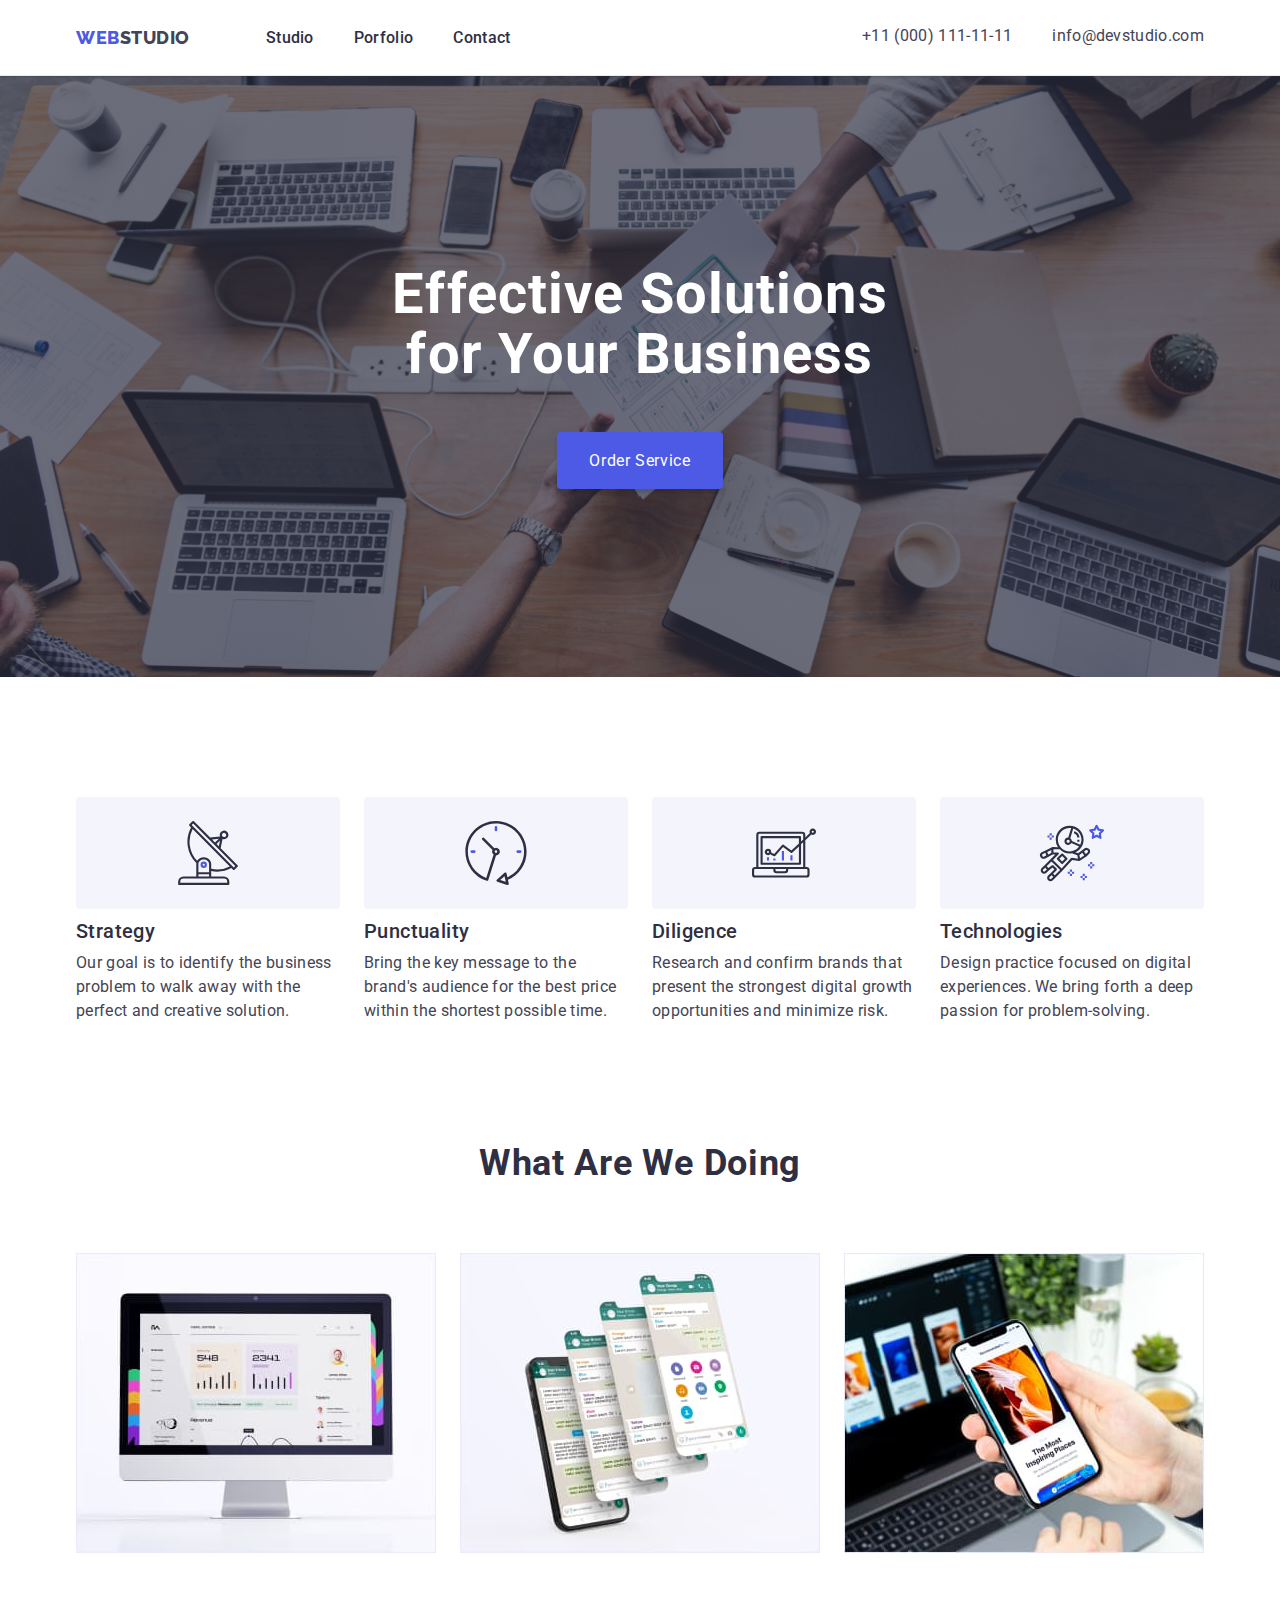
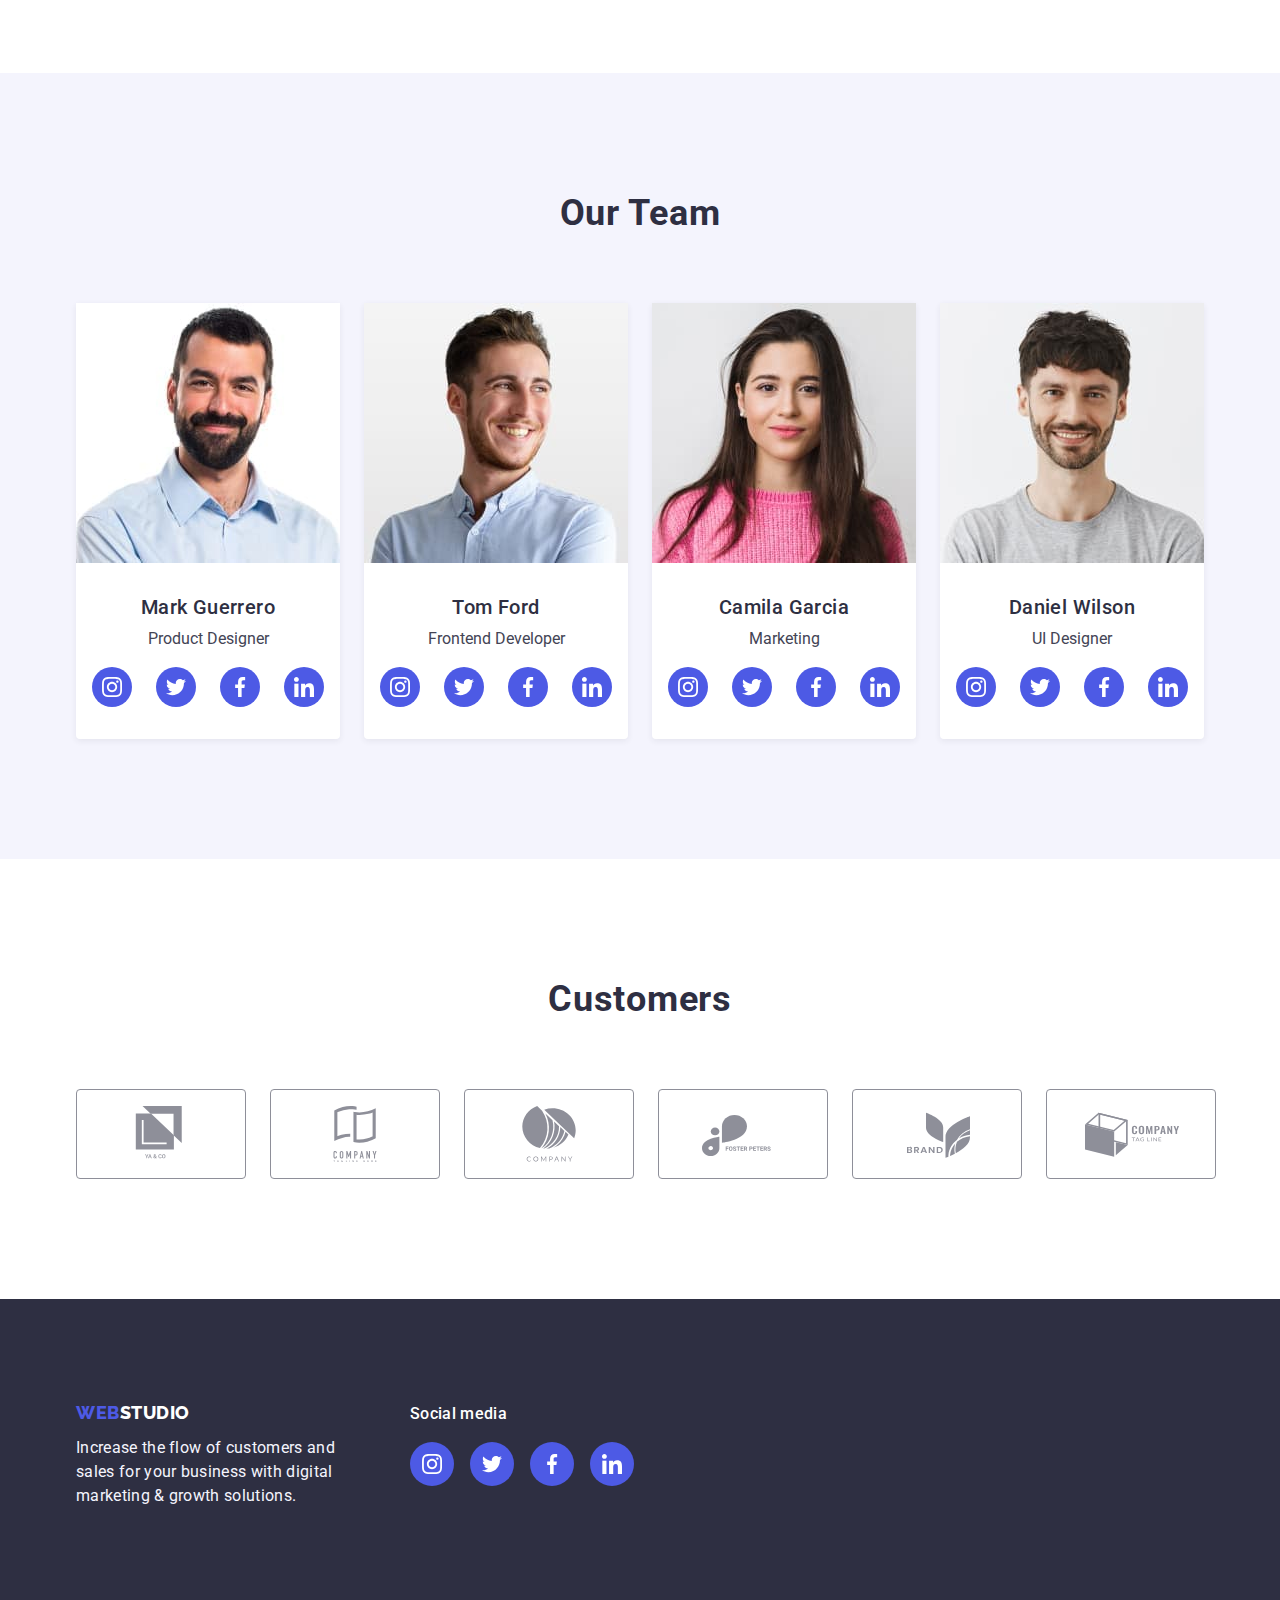
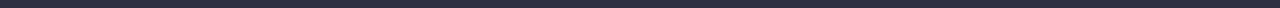
<file: index.html>
<!DOCTYPE html>
<html lang="en">
  <head>
    <meta charset="UTF-8">
    <meta name="viewport" content="width=device-width, initial-scale=1.0">
    <meta http-equiv="x-ua-compatible" content="ie=edge">
    <title>GOIT Homework 04</title>
    <link rel="stylesheet" href="css/style.css">
    <link rel="preconnect" href="https://fonts.googleapis.com">
    <link rel="preconnect" href="https://fonts.gstatic.com" crossorigin>
    <link href="https://fonts.googleapis.com/css2?family=Raleway:wght@800&family=Roboto:wght@100;400;500;700&display=swap" rel="stylesheet">
    <link rel="stylesheet" href="https://cdnjs.cloudflare.com/ajax/libs/modern-normalize/2.0.0/modern-normalize.min.css" integrity="sha512-4xo8blKMVCiXpTaLzQSLSw3KFOVPWhm/TRtuPVc4WG6kUgjH6J03IBuG7JZPkcWMxJ5huwaBpOpnwYElP/m6wg==" crossorigin="anonymous" referrerpolicy="no-referrer" />
  </head>
  <body>
    <header class="header">
        <div class="container header-container">
          <nav class="nav">
            <a class="nav-logo" href="index.html" title="WebStudio">Web<span class="logo-dark">Studio</span></a>
            <ul class="nav-list">
              <li class="nav-list-item">
                <a href="index.html" class="nav-list-item-link">Studio</a>
              </li>
              <li class="nav-list-item">
                <a href="portfolio.html" class="nav-list-item-link">Porfolio</a>
              </li>
              <li class="nav-list-item">
                <a href="#" class="nav-list-item-link">Contact</a>
              </li>
            </ul>     
          </nav> 
          <address class="address">
            <ul class="address-list">
              <li class="address-list-item">
                <a href="tel:+110001111111" class="address-list-item-link">+11 (000) 111-11-11</a>
              </li>
              <li class="address-list-item">
                <a href="mailto:info@devstudio.com" class="address-list-item-link">info@devstudio.com</a>
              </li>
            </ul>  
          </address>  
        </div>   
    </header>

    <main class="main">      
      <section class="hero">
        <div class="container">
          <h1 class="hero-title">Effective Solutions<br>for Your Business</h1>
          <button type="button" class="hero-cta">Order Service</button>
        </div>
      </section>

      <section class="feature">
        <div class="container">
          <ul class="feature-list">
            <li class="feature-item">
              <svg class="feature-icon">
                <use href="images/icon.svg#icon-antenna"></use>
              </svg>
              <h3 class="feature-title">Strategy</h3>
              <p class="feature-decription">Our goal is to identify the business problem to walk away with the perfect and creative solution.</p>
            </li>
            <li class="feature-item">
              <svg class="feature-icon">
                <use href="images/icon.svg#icon-clock"></use>
              </svg>
              <h3 class="feature-title">Punctuality</h3>
              <p class="feature-decription">Bring the key message to the brand's audience for the best price within the shortest possible time.</p>
            </li>
            <li class="feature-item">
              <svg class="feature-icon">
                <use href="images/icon.svg#icon-diagram"></use>
              </svg>
              <h3 class="feature-title">Diligence</h3>
              <p class="feature-decription">Research and confirm brands that present the strongest digital growth opportunities and minimize risk.</p>
            </li>
            <li class="feature-item">
              <svg class="feature-icon">
                <use href="images/icon.svg#icon-astronaut"></use>
              </svg>
              <h3 class="feature-title">Technologies</h3>
              <p class="feature-decription">Design practice focused on digital experiences. We bring forth a deep passion for problem-solving.</p>
            </li>
          </ul>
        </div>
      </section>
  
      <section class="services">
        <div class="container">
          <h2 class="services-title">What are we doing</h2>
          <ul class="services-list">
            <li class="services-list-item">
              <img src="images/services-one.jpg" alt="Service One" width="360" height="300">
            </li>
            <li class="services-list-item">
              <img src="images/services-two.jpg" alt="Service Two" width="360" height="300">
            </li>
            <li class="services-list-item">
              <img src="images/services-three.jpg" alt="Service Three" width="360" height="300">
            </li>
          </ul>
        </div>
      </section>
  
      <section class="team">
        <div class="container">
          <h2 class="team-title">Our Team</h2>
          <ul class="team-list">
            <li class="team-list-item">
              <img src="images/mark-guerrero.jpg" alt="Mark Guerrero" width="264" height="260">
              <div class="member-details">
                <h3 class="member-name">Mark Guerrero</h3>
                <p class="member-position">Product Designer</p>
                <ul class="social-list">
                  <li class="social-list-item">
                    <a class="social-list-link" href=""> 
                      <svg class="social-icon" width="20" height="20">
                          <use href="images/icon.svg#icon-instagram"></use>
                      </svg>    
                    </a>
                  </li>
                  <li class="social-list-item">
                    <a class="social-list-link" href=""> 
                      <svg class="social-icon" width="20" height="20">
                          <use href="images/icon.svg#icon-twitter"></use>
                      </svg>    
                    </a>
                  </li>
                  <li class="social-list-item">
                    <a class="social-list-link" href=""> 
                      <svg class="social-icon" width="20" height="20">
                          <use href="images/icon.svg#icon-facebook"></use>
                      </svg>    
                    </a>
                  </li>
                  <li class="social-list-item">
                    <a class="social-list-link" href=""> 
                      <svg class="social-icon" width="20" height="20">
                          <use href="images/icon.svg#icon-linkedin"></use>
                      </svg>    
                    </a>
                  </li>
                </ul>
              </div>
            </li>
            <li class="team-list-item">
              <img src="images/tom-ford.jpg" alt="Tom Ford" width="264" height="260">
              <div class="member-details">
                <h3 class="member-name">Tom Ford</h3>
                <p class="member-position">Frontend Developer</p>
                <ul class="social-list">
                  <li class="social-list-item">
                    <a class="social-list-link" href=""> 
                      <svg class="social-icon" width="20" height="20">
                          <use href="images/icon.svg#icon-instagram"></use>
                      </svg>    
                    </a>
                  </li>
                  <li class="social-list-item">
                    <a class="social-list-link" href=""> 
                      <svg class="social-icon" width="20" height="20">
                          <use href="images/icon.svg#icon-twitter"></use>
                      </svg>    
                    </a>
                  </li>
                  <li class="social-list-item">
                    <a class="social-list-link" href=""> 
                      <svg class="social-icon" width="20" height="20">
                          <use href="images/icon.svg#icon-facebook"></use>
                      </svg>    
                    </a>
                  </li>
                  <li class="social-list-item">
                    <a class="social-list-link" href=""> 
                      <svg class="social-icon" width="20" height="20">
                          <use href="images/icon.svg#icon-linkedin"></use>
                      </svg>    
                    </a>
                  </li>
                </ul>
              </div>
            </li>
            <li class="team-list-item">
              <img src="images/camila-garcia.jpg" alt="Camila Garcia" width="264" height="260">
              <div class="member-details">
                <h3 class="member-name">Camila Garcia</h3>
                <p class="member-position"></p>Marketing</p>
                <ul class="social-list">
                  <li class="social-list-item">
                    <a class="social-list-link" href=""> 
                      <svg class="social-icon" width="20" height="20">
                          <use href="images/icon.svg#icon-instagram"></use>
                      </svg>    
                    </a>
                  </li>
                  <li class="social-list-item">
                    <a class="social-list-link" href=""> 
                      <svg class="social-icon" width="20" height="20">
                          <use href="images/icon.svg#icon-twitter"></use>
                      </svg>    
                    </a>
                  </li>
                  <li class="social-list-item">
                    <a class="social-list-link" href=""> 
                      <svg class="social-icon" width="20" height="20">
                          <use href="images/icon.svg#icon-facebook"></use>
                      </svg>    
                    </a>
                  </li>
                  <li class="social-list-item">
                    <a class="social-list-link" href=""> 
                      <svg class="social-icon" width="20" height="20">
                          <use href="images/icon.svg#icon-linkedin"></use>
                      </svg>    
                    </a>
                  </li>
                </ul>
              </div>
            </li>
            <li class="team-list-item">
              <img src="images/daniel-wilson.jpg" alt="Daniel Wilson" width="264" height="260">
              <div class="member-details">
                <h3 class="member-name">Daniel Wilson</h3>
                <p class="member-position">UI Designer</p>                
                <ul class="social-list">
                  <li class="social-list-item">
                    <a class="social-list-link" href=""> 
                      <svg class="social-icon" width="20" height="20">
                          <use href="images/icon.svg#icon-instagram"></use>
                      </svg>    
                    </a>
                  </li>
                  <li class="social-list-item">
                    <a class="social-list-link" href=""> 
                      <svg class="social-icon" width="20" height="20">
                          <use href="images/icon.svg#icon-twitter"></use>
                      </svg>    
                    </a>
                  </li>
                  <li class="social-list-item">
                    <a class="social-list-link" href=""> 
                      <svg class="social-icon" width="20" height="20">
                          <use href="images/icon.svg#icon-facebook"></use>
                      </svg>    
                    </a>
                  </li>
                  <li class="social-list-item">
                    <a class="social-list-link" href=""> 
                      <svg class="social-icon" width="20" height="20">
                          <use href="images/icon.svg#icon-linkedin"></use>
                      </svg>    
                    </a>
                  </li>
                </ul>
              </div>
            </li>
          </ul>
        </div>
      </section>
  
      <section class="customer">
        <div class="container">
          <h2 class="customer-title">Customers</h2>
          <ul class="customer-list">
            <li class="customer-list-item">
              <a class="customer-list-link" href=""> 
                <svg class="customer-logo">
                  <use href="images/icon.svg#icon-customer-1"></use>
                </svg>
              </a>
            </li>
            <li class="customer-list-item">
              <a class="customer-list-link" href=""> 
                <svg class="customer-logo">
                  <use href="images/icon.svg#icon-customer-2"></use>
                </svg>
              </a>
            </li>
            <li class="customer-list-item">
              <a class="customer-list-link" href=""> 
                <svg class="customer-logo">
                  <use href="images/icon.svg#icon-customer-3"></use>
                </svg>
              </a>
            </li>
            <li class="customer-list-item">
              <a class="customer-list-link" href=""> 
                <svg class="customer-logo">
                  <use href="images/icon.svg#icon-customer-4"></use>
                </svg>
              </a>
            </li>
            <li class="customer-list-item">
              <a class="customer-list-link" href=""> 
                <svg class="customer-logo">
                  <use href="images/icon.svg#icon-customer-5"></use>
                </svg>
              </a>
            </li>
            <li class="customer-list-item">
              <a class="customer-list-link" href=""> 
                <svg class="customer-logo">
                  <use href="images/icon.svg#icon-customer-6"></use>
                </svg>
              </a>
            </li>
          </ul>
        </div>
      </section>
    </main>  

    <footer class="footer">
      <div class="container footer-container">
        <div class="widget">
          <a href="index.html" class="widget-logo">Web<span class="logo-white">Studio</span></a>
          <p class="widget-description">Increase the flow of customers and sales for your business with digital marketing & growth solutions.</p>
        </div>
        
        <div class="social-media">
          <h2 class="social-media-title">Social media</h2>
          <ul class="social-media-list list">
              <li class="social-media-list-item">
                  <a class="social-media-list-link" href=""> 
                  <svg class="social-media-icon" width="20" height="20">
                      <use href="images/icon.svg#icon-instagram"></use>
                  </svg>    
                  </a>
              </li>
              <li class="social-media-list-item">
                  <a class="social-media-list-link" href=""> 
                  <svg class="social-media-icon" width="20" height="20">
                      <use href="images/icon.svg#icon-twitter"></use>
                  </svg>    
                  </a>
              </li>
              <li class="social-media-list-item">
                  <a class="social-media-list-link" href=""> 
                  <svg class="social-media-icon" width="20" height="20">
                      <use href="images/icon.svg#icon-facebook"></use>
                  </svg>    
                  </a>
              </li>
              <li class="social-media-list-item">
                  <a class="social-media-list-link" href=""> 
                  <svg class="social-media-icon" width="20" height="20" >
                      <use href="images/icon.svg#icon-linkedin"></use>
                  </svg>    
                  </a>
              </li>
          </ul>  
      </div>
      </div>
    </footer>
  </body>
</html>
</file>
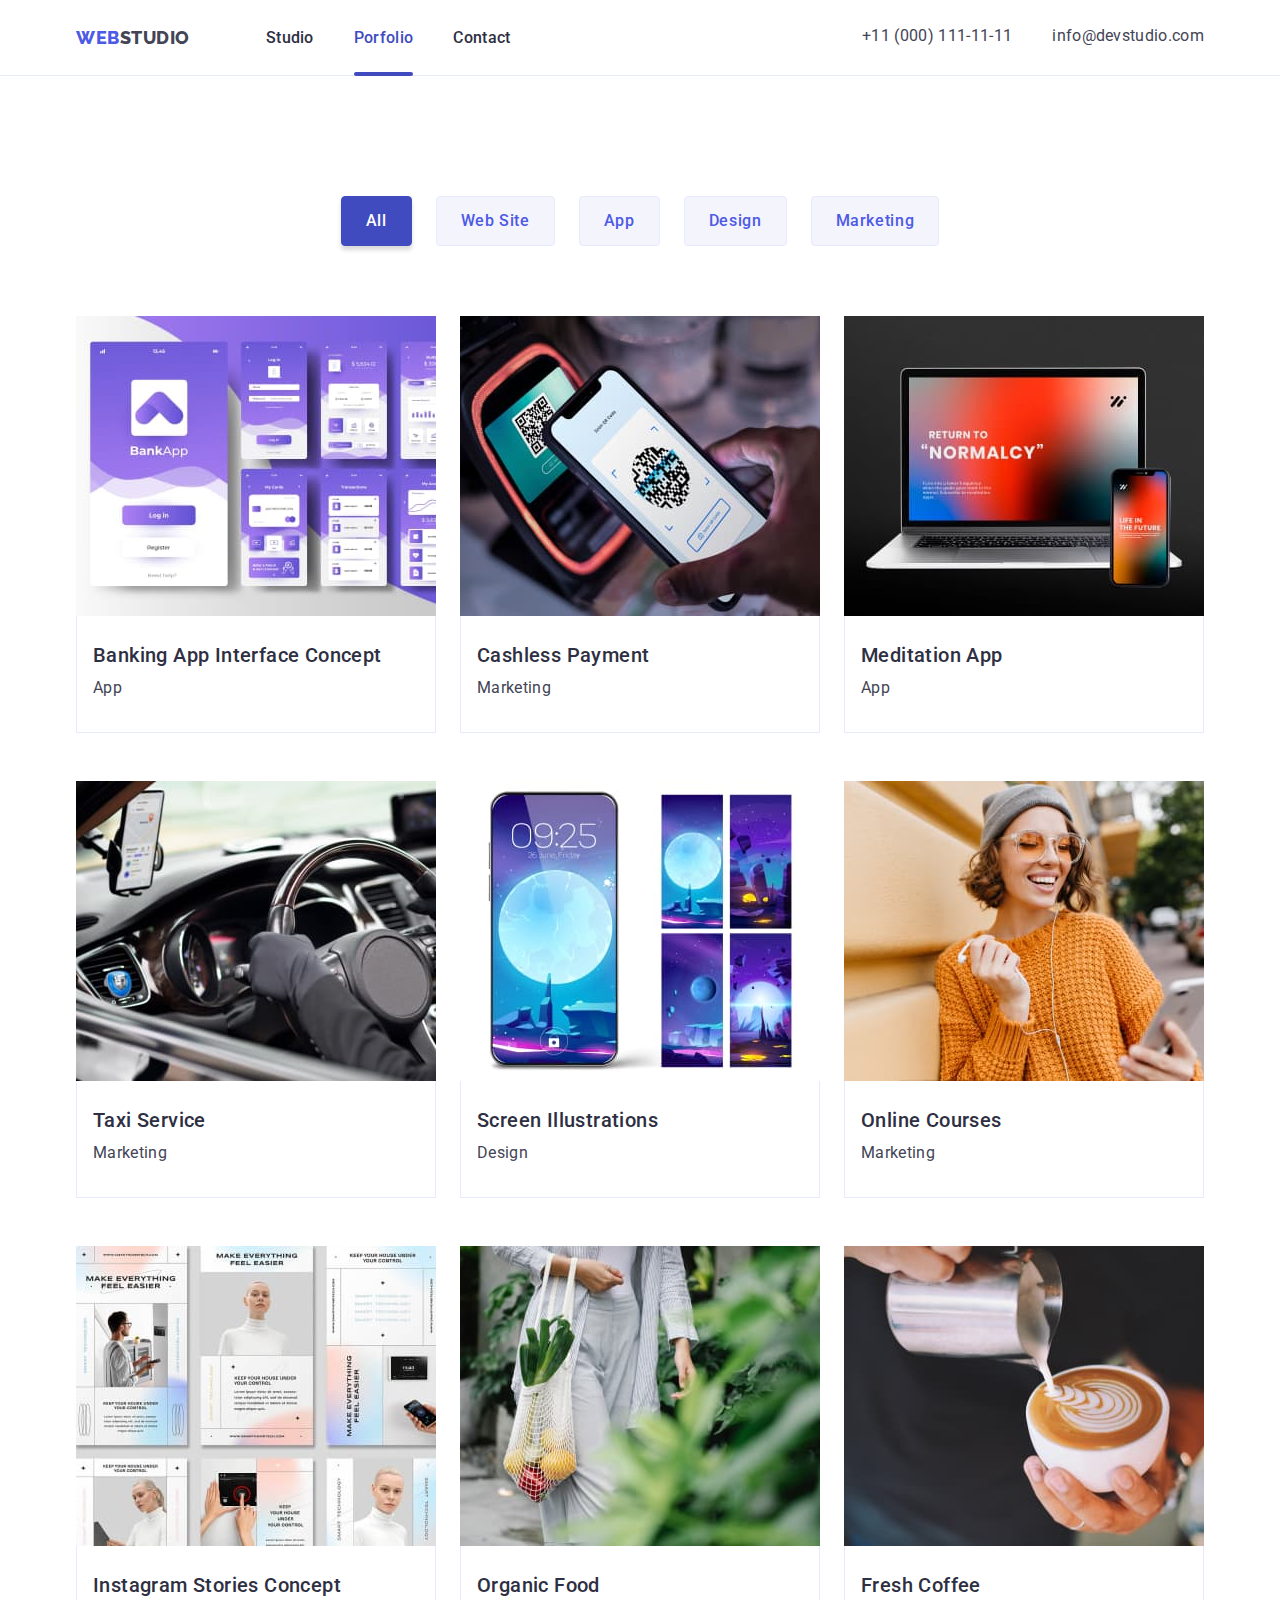
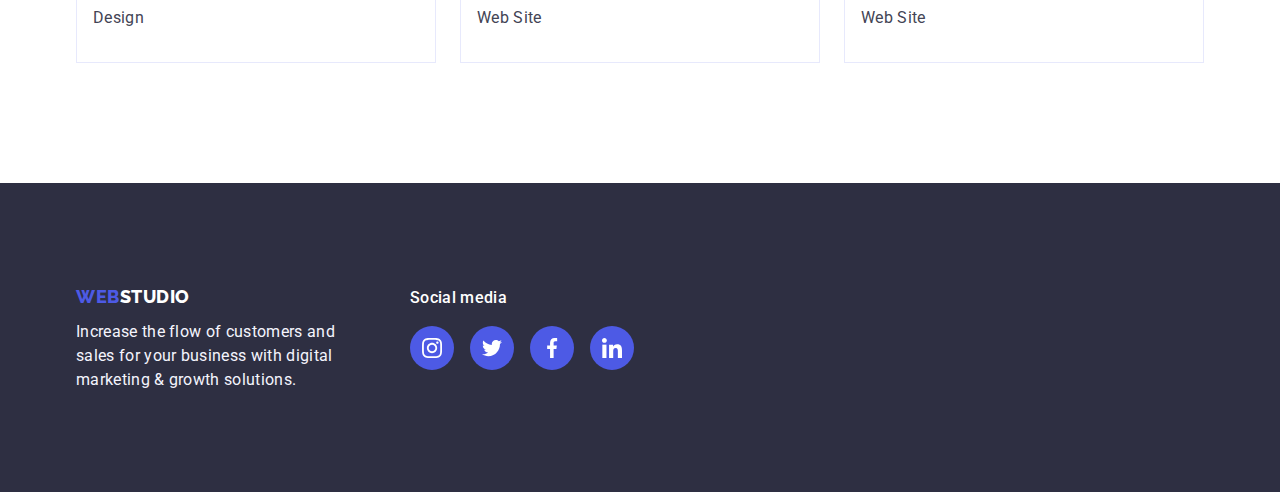
<file: portfolio.html>
<!DOCTYPE html>
<html lang="en">
  <head>
    <meta charset="UTF-8">
    <meta name="viewport" content="width=device-width, initial-scale=1.0">
    <meta http-equiv="x-ua-compatible" content="ie=edge">
    <title>Portfolio - Web Studio</title>
    <link rel="stylesheet" href="css/style.css">
    <link rel="preconnect" href="https://fonts.googleapis.com">
    <link rel="preconnect" href="https://fonts.gstatic.com" crossorigin>
    <link href="https://fonts.googleapis.com/css2?family=Raleway:wght@800&family=Roboto:wght@100;400;500;700&display=swap" rel="stylesheet">
    <link rel="stylesheet" href="https://cdnjs.cloudflare.com/ajax/libs/modern-normalize/2.0.0/modern-normalize.min.css" integrity="sha512-4xo8blKMVCiXpTaLzQSLSw3KFOVPWhm/TRtuPVc4WG6kUgjH6J03IBuG7JZPkcWMxJ5huwaBpOpnwYElP/m6wg==" crossorigin="anonymous" referrerpolicy="no-referrer" />
  </head>
  <body>
    <header class="header">
      <div class="container header-container">
        <nav class="nav">
          <a class="nav-logo" href="index.html" title="WebStudio">Web<span class="logo-dark">Studio</span></a>
          <ul class="nav-list">
            <li class="nav-list-item">
              <a href="index.html" class="nav-list-item-link">Studio</a>
            </li>
            <li class="nav-list-item">
              <a href="portfolio.html" class="nav-list-item-link active">Porfolio</a>
            </li>
            <li class="nav-list-item">
              <a href="#" class="nav-list-item-link">Contact</a>
            </li>
          </ul>     
        </nav> 
        <address class="address">
          <ul class="address-list">
            <li class="address-list-item">
              <a href="tel:+110001111111" class="address-list-item-link">+11 (000) 111-11-11</a>
            </li>
            <li class="address-list-item">
              <a href="mailto:info@devstudio.com" class="address-list-item-link">info@devstudio.com</a>
            </li>
          </ul>  
        </address>  
      </div>   
  </header>

    <main>      
      <section class="inner-section">
        <div class="container">
          <div class="project-nav">
            <button type="button" class="project-nav-button active">All</button>
            <button type="button" class="project-nav-button">Web Site</button>
            <button type="button" class="project-nav-button">App</button>
            <button type="button" class="project-nav-button">Design</button>
            <button type="button" class="project-nav-button">Marketing</button>
          </div>

          <ul class="project-card-list">
            <li class="project-card-item">
              <img class="project-card-img" src="images/banking-app-interface-concept.jpg" alt="MBanking App Interface Concept" width="360" height="300">
              <div class="project-card-detail">
                <h3 class="project-card-title">Banking App Interface Concept</h3>
                <p class="project-card-category">App</p>
              </div>
            </li>
            <li class="project-card-item">
              <img class="project-card-img" src="images/cashless-payment.jpg" alt="Cashless Payment" width="360" height="300">
              <div class="project-card-detail">
                <h3 class="project-card-title">Cashless Payment</h3>
                <p class="project-card-category">Marketing</p>
              </div>
            </li> 
            <li class="project-card-item">
              <img class="project-card-img" src="images/meditation-app.jpg" alt="Meditation App" width="360" height="300">
              <div class="project-card-detail">
                <h3 class="project-card-title">Meditation App</h3>
                <p class="project-card-category">App</p>
              </div>
            </li>
            <li class="project-card-item">
              <img class="project-card-img" src="images/taxi-service.jpg" alt="Taxi Service" width="360" height="300">
              <div class="project-card-detail">
                <h3 class="project-card-title">Taxi Service</h3>
                <p class="project-card-category">Marketing</p>
              </div>
            </li>
            <li class="project-card-item">
              <img class="project-card-img" src="images/screen-illustrations.jpg" alt="Screen Illustrations" width="360" height="300">
              <div class="project-card-detail">
                <h3 class="project-card-title">Screen Illustrations</h3>
                <p class="project-card-category">Design </p>
              </div>
            </li>
            <li class="project-card-item">
              <img class="project-card-img" src="images/online-courses.jpg" alt="Online Courses" width="360" height="300">
              <div class="project-card-detail">
                <h3 class="project-card-title">Online Courses</h3>
                <p class="project-card-category">Marketing</p>
              </div>
            </li>
            <li class="project-card-item">
              <img  class="project-card-img"src="images/instagram-stories-concept.jpg" alt="Instagram Stories Concept" width="360" height="300">
              <div class="project-card-detail">
                <h3 class="project-card-title">Instagram Stories Concept</h3>
                <p class="project-card-category">Design</p>
              </div>
            </li>
            <li class="project-card-item">
              <img class="project-card-img" src="images/organic-food.jpg" alt="Organic Food" width="360" height="300">
              <div class="project-card-detail">
                <h3 class="project-card-title">Organic Food </h3>
                <p class="project-card-category">Web Site</p>
              </div>
            </li>
            <li class="project-card-img" class="project-card-item">
              <img src="images/fresh-coffee.jpg" alt="Fresh Coffee" width="360" height="300">
              <div class="project-card-detail">
                <h3 class="project-card-title">Fresh Coffee</h3>
                <p class="project-card-category">Web Site</p>
              </div>
            </li>
          </ul>
        </div>
      </section>      
    </main>  

    <footer class="footer">
      <div class="container footer-container">
        <div class="widget">
          <a href="index.html" class="widget-logo">Web<span class="logo-white">Studio</span></a>
          <p class="widget-description">Increase the flow of customers and sales for your business with digital marketing & growth solutions.</p>
        </div>
        
        <div class="social-media">
          <h2 class="social-media-title">Social media</h2>
          <ul class="social-media-list list">
              <li class="social-media-list-item">
                  <a class="social-media-list-link" href=""> 
                  <svg class="social-media-icon" width="20" height="20">
                      <use href="images/icon.svg#icon-instagram"></use>
                  </svg>    
                  </a>
              </li>
              <li class="social-media-list-item">
                  <a class="social-media-list-link" href=""> 
                  <svg class="social-media-icon" width="20" height="20">
                      <use href="images/icon.svg#icon-twitter"></use>
                  </svg>    
                  </a>
              </li>
              <li class="social-media-list-item">
                  <a class="social-media-list-link" href=""> 
                  <svg class="social-media-icon" width="20" height="20">
                      <use href="images/icon.svg#icon-facebook"></use>
                  </svg>    
                  </a>
              </li>
              <li class="social-media-list-item">
                  <a class="social-media-list-link" href=""> 
                  <svg class="social-media-icon" width="20" height="20" >
                      <use href="images/icon.svg#icon-linkedin"></use>
                  </svg>    
                  </a>
              </li>
          </ul>  
      </div>
      </div>
    </footer>
  </body>
</html>
</file>
<file: css/style.css>
:root {
  --iris:  #4d5ae5; 
  --navyblue: #2e2f42;
  --black: black; 
  --ocean: #404bbf;
  --white: #ffffff;
  --slate: #434455;
  --cornflower:  #e7e9fc;
  --lightslate: #8e8f99;
  --grey: #2e2f42;
  --dairy: #fcfcfc;
  --cloud: #f4f4fd;
  --green: #31d0aa;
  --navybluemodal: #2e2f42;  
}

*{
  margin: 0;
  padding: 0;
  box-sizing: border-box;
}

/* Global Styles */
body {
  color: var(--slate); 
  font-family: "Roboto", sans-serif;
  font-size: 16px;
  font-style: normal;
  font-weight: 400;
  line-height: 1.5;
}

ul{
  list-style: none;
}

a {
  text-decoration: none;
}

img{
  display: block;
  width: 100%;
  height: auto;
}

button {
  border: unset;
  font-family: inherit; 
  outline: none;
  cursor: pointer;
}


/* Container Styles */
.container {
  width: 1158px;
  margin: 0 auto;
  padding: 0 15px;
}

/* Header Styles */
.header {   
  background-color: var(--white);
  border-bottom: 1px solid var(--cornflower);
  padding: 24px 0;
}

.header-container{
  display: flex;
  justify-content: space-between;
}

.nav {
  display: inline-flex;
  gap:76px;
  align-items: center;
}

/* Logo Styles */
.nav-logo {
  font-size: 18px;
  font-weight: 800;
  letter-spacing: 0.54px;
  text-transform: uppercase;
  color: var(--iris);
  font-family: "Raleway", sans-serif;
}

.logo-dark {
  color: var(--slate);
}

/* Main Nav Styles */
.nav-list {
  display: flex;
  gap: 40px;
}

.nav-list-item-link {  
  color: var(--navyblue);
  font-size: 16px;
  font-weight: 500;
  line-height: 1.3;
  letter-spacing: 0.32px;
  position: relative;
}
.nav-list-item-link.active,
.address-list-item-link:hover,
.nav-list-item-link:hover {
  color: var(--ocean);
}
.nav-list-item-link.active:after,
.address-list-item-link:hover:after,
.nav-list-item-link:hover:after {
  content: '';
  width: 100%;
  height: 4px;
  background-color: var(--ocean);
  display: inline-block;
  position: absolute;
  bottom: -29px;
  left: 0;
  border-radius: 2px;
}
/* Contact Info Styles */
.address-list{
  display: inline-flex;
  gap: 40px;
}

.address-list-item-link {
  color: var(--slate);  
  font-size: 16px;
  font-weight: 400;
  line-height: 1.3;
  letter-spacing: 0.32px;  
  font-style: normal;
}

/* Hero Styles */
.hero{
  background-color: var(--navyblue);
  background-image: linear-gradient(rgba(46, 47, 66, 0.7), rgba(46, 47, 66, 0.7)), url(../images/people-office.jpg);
  background-size: cover;
  background-position: center;
  background-repeat: no-repeat;
  padding: 188px 0;
  text-align: center;
}

.hero-title {
  margin-bottom: 48px;
  color: var(--white);
  font-family: inherit;
  font-size: 56px;
  font-weight: 700;
  line-height: 1.0714; 
  letter-spacing: 1.12px;
  text-align: center;
}
.hero-cta{
  letter-spacing: 0.64px;
  color: var(--white);
  font-size: 16px;  
  padding: 19px 32px;
  border-radius: 4px;
  background-color: var(--iris);
  box-shadow: 0px 4px 4px rgba(0, 0, 0, 0.15);
  display: inline-block;
  margin: 0 auto;
}
.hero-cta:hover {
  background-color: var(--ocean);
}

/* Feature Styles */
.feature {
  padding: 120px 0;
}

.feature-list {
  display: flex;
  gap: 24px;
}

.feature-icon {
  background: var(--cloud);
  width: 264px;
  height: 112px;
  padding: 24px;
  justify-content: center;
  border-radius: 4px;
}


.feature-title {
  margin: 3px 0 8px;
  color: var(--navyblue);
  font-size: 20px;
  font-weight: 500;
  line-height: 1.2; 
  letter-spacing: 0.4px;
}

.feature-decription{
  font-size: 16px;
  font-weight: 400;
  line-height: 1.5; 
  letter-spacing: 0.32px;
}

/* Services Styles */
.services {
  text-align: center;
  padding:0 0 120px;
}

.services-title {
  color: var(--navyblue);
  font-size: 36px;
  font-weight: 700;
  line-height: 1.1111; 
  letter-spacing: 0.72px;
  text-transform: capitalize;
}

.services-list {
  display: flex;
  gap: 24px;
  margin: 70px 0 0;
}

.services-list-item {
  flex: 1;
}

/* Team Styles */
.team{
  background-color: var(--cloud);
  text-align: center;
  padding: 120px 0;
}

.team-title {
  color: var(--navyblue);
  margin: 0 0 70px;
  font-size: 36px;
  font-weight: 700;
  line-height: 1.1111;
  letter-spacing: 0.72px;
  text-transform: capitalize;
}

.team-list {
  display: flex;
  gap: 24px;
}

.team-list-item {
  border-radius: 4px;
  background-color: var(--white);
  box-shadow: 0px 2px 6px rgba(46, 47, 66, 0.08);
}
.member-details{
  padding: 32px 10px;
}
.member-name {
  margin: 0 0 8px;
  color: var(--navyblue);
  text-align: center;
  font-size: 20px;
  font-weight: 500;
  line-height: 1.2;
  letter-spacing: 0.4px;
}
.menber-position{
  color: var(--slate );
  text-align: center;
  font-size: 16px;
  font-weight: 400;
  line-height: 1.5; 
  letter-spacing: 0.32px;
}
.social-list {
  display: flex;
  justify-content: center;
  margin-top: 16px;
  gap: 24px;
}
.social-list-link {
  display: flex;
  align-items: center;
  justify-content: center;
  width: 40px;
  height: 40px;
  border-radius: 50%;
  background-color: var(--iris);
}
.social-list-link:hover {
  background-color: var(--ocean);
}
.social-icon {
  fill: #fff;
}
/* Customer */

.customer {
  padding: 120px 0;
}

.customer-list {
  display: flex;
  gap: 24px;
}

.customer-title{
  margin: 0 0 70px;
  color: var(--navyblue);
  font-size: 36px;
  font-weight: 700;
  line-height: 1.1111;
  letter-spacing: 0.72px;
  text-transform: capitalize;
  text-align: center;
}

.customer-list-item{ 
  border-radius: 4px;
  border: 1px solid var(--lightslate);
  display: flex;
  align-items: center;
  justify-content: center;  
  height: 100%;
}

.customer-list-item:hover{
  border-color: var(--ocean);
}

.customer-list-item:hover .customer-list-link{
  color: var(--ocean);
}

.customer-list-link{
  color: var(--lightslate);
  height: 88px;
}

.customer-logo{
  width: 168px;
  height: 88px;
  padding: 16px;
  fill: currentColor;
}

/* portfolio Page */


.inner-section {
  padding: 120px 0;
}
.project-nav{
  display: flex;
  gap: 24px;
  width: 100%;
  justify-content: center;
  margin-bottom: 70px;
}
.project-nav-button{
  color: var(--iris);
  background-color: var(--cloud);
  border-radius: 4px;
  border: 1px solid var(--cornflower);
  padding: 12px 24px;
  font-size: 16px;
  font-style: normal;
  font-weight: 500;
  line-height: 1.5; 
  letter-spacing: 0.64px;
  outline: none;
}

.project-nav-button:hover,
.project-nav-button.active{
  background-color: var(--ocean);
  border-color: var(--ocean);
  color: var(--white);
  box-shadow: 0px 4px 4px rgba(0, 0, 0, 0.15);
}

/* Project Card */
.project-card-list {
  display: flex;
  flex-wrap: wrap;
  gap: 48px 24px;
}

.project-card-item {

}

.project-card-img {
  vertical-align: middle;
}

.project-card-detail {
  padding: 27px 16px 32px;
  background-color: #FFF;
  border: 1px solid #E7E9FC;
  border-top: unset;
}

.project-card-title{
  color: var(--navyblue);  
  font-size: 20px;
  font-weight: 500;
  line-height: 1.2;
  letter-spacing: 0.4px;
  margin-bottom: 9px;
}

.project-card-category{
  color: var(--slate);
  font-size: 16px;
  font-weight: 400;
  line-height: 1.5; 
  letter-spacing: 0.32px;
}

/* Footer Styles */
.footer {
  background-color: var(--navyblue);
  padding: 100px 0;
  color: var(--white);
}

.footer-container{
  display: flex;
  align-items: baseline;
  gap: 70px;
}

.widget {
  max-width: 264px;
}
.widget-logo {
  font-size: 18px;
  font-weight: 800;
  letter-spacing: 0.54px;
  text-transform: uppercase;
  color: var(--iris);
  font-family: "Raleway", sans-serif;
}
.widget-description{
  margin-top: 10px;
  color: var(--cloud);
  font-size: 16px;
  font-weight: 400;
  line-height: 1.5; 
  letter-spacing: 0.32px;
}
.logo-white {
  color: var(--white);
}

/* Social Media */

.social-media-title {
  font-size: 16px;
  font-weight: 500;
  line-height: 1.5; 
  letter-spacing: 0.32px;
  margin-bottom: 16px;
}

.social-media-list-link {
  display: flex;
  align-items: center;
  justify-content: center;
  width: 44px;
  height: 44px;
  border-radius: 50%;
  background: var(--iris)
}

.social-media-list {
  display: flex;
  justify-content: center;
}

.social-media-icon {
  fill: #FFFFFF
}

.social-media-list-link:hover,
.social-media-list-link:focus {
  background-color: var(--green);
}

.social-media-list-item:not(:last-child) {
  margin-right: 16px;
}
</file>
